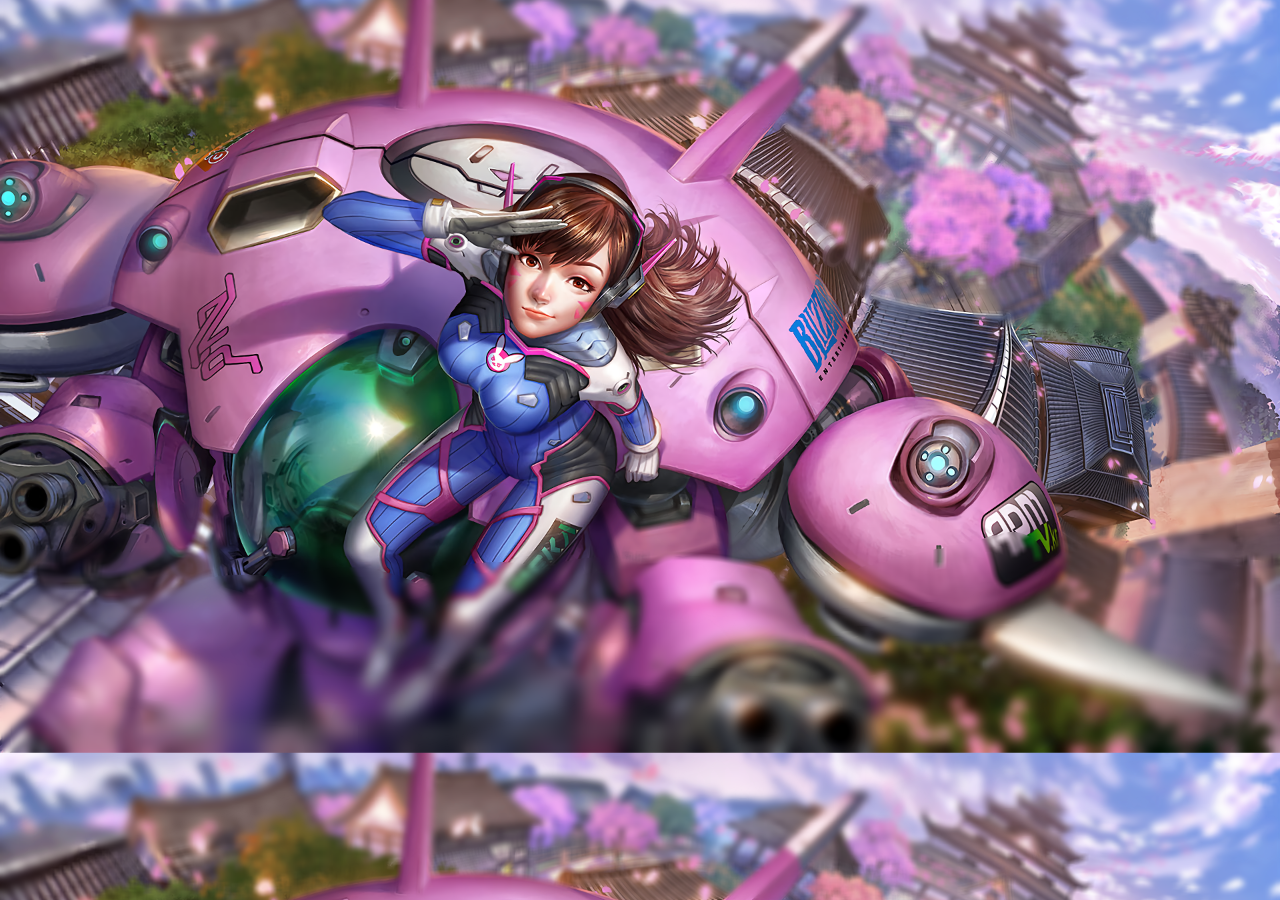
<file: index.html>
<!DOCTYPE html>
<html lang="es">
<head>
    <meta charset="UTF-8">
    <meta http-equiv="X-UA-Compatible" content="IE=edge">
    <meta name="viewport" content="width=device-width, initial-scale=1.0">
    <link rel="stylesheet" href="./css/index.css">
    <link rel="icon" type="image/x-icon" href="./images/icono.png">
    <meta http-equiv="refresh" content="1;url=index2.html"/>
    <title>D.VA-M.V.P</title>
</head>
<body>

</body>
</html>
</file>
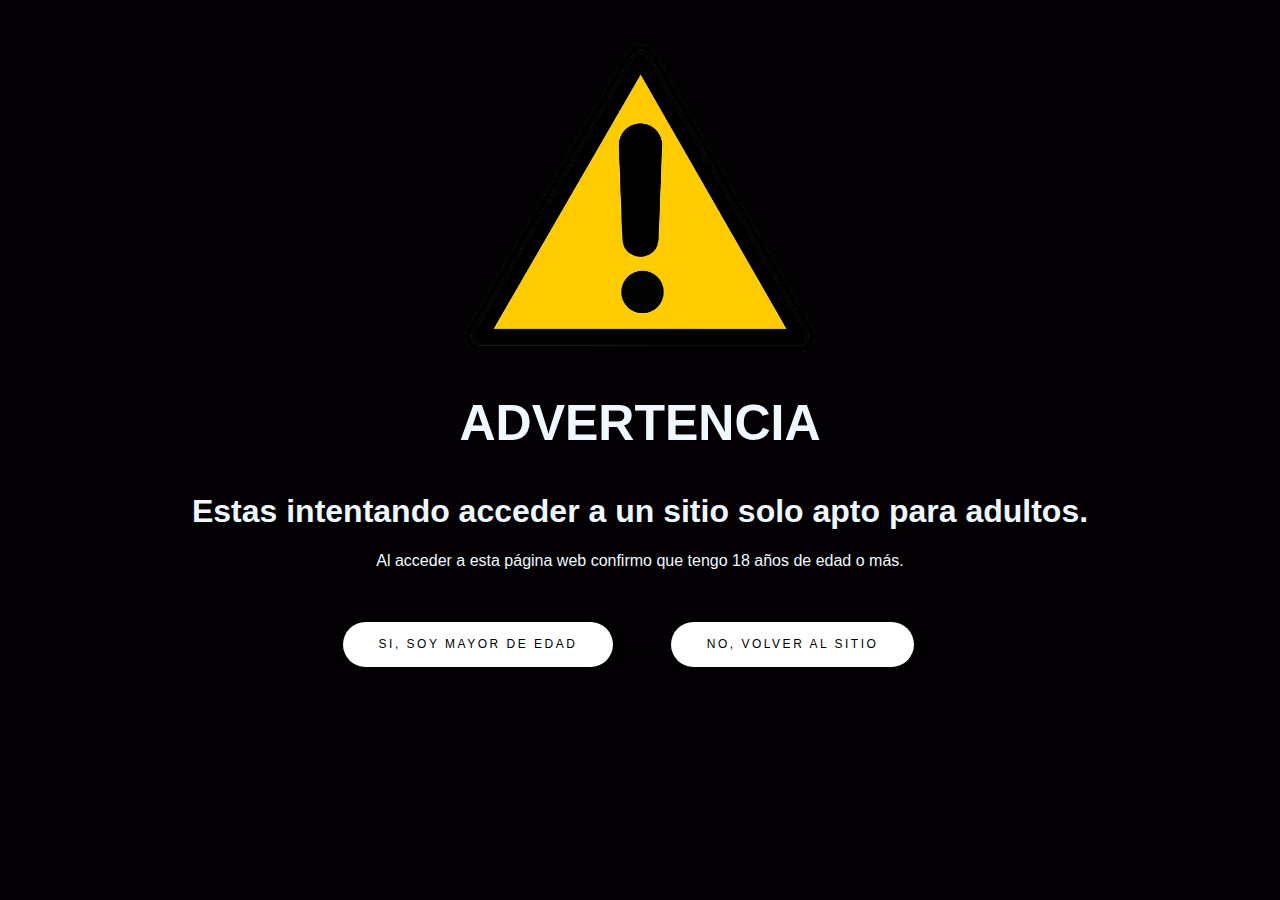
<file: advertencia.html>
<!DOCTYPE html>
<html lang="es">
<head>
    <meta charset="UTF-8">
    <meta http-equiv="X-UA-Compatible" content="IE=edge">
    <meta name="viewport" content="width=device-width, initial-scale=1.0">
    <link rel="stylesheet" href="./css/advertencia.css">
    <link rel="icon" type="image/x-icon" href="./images/18.png">
    <title>ADVERTENCIA +18</title>
</head>
<body>
    <br>
    <br>
    <img  src="./images/senal.png">
    <h2>ADVERTENCIA</h2>
    <h1>Estas intentando acceder a un sitio solo apto para adultos.</h1>
    
    <p>Al acceder a esta página web confirmo que tengo 18 años de edad o más.</p>
    <br>
    <br>

    <div>
    <a href="porn.html">
    <button> SI, soy mayor de edad
    </button>
    </a>

    <a href="index.html">
    <button class="no"> NO, volver al sitio
    </button>
    </a>
    </div>
</body>
</html>
</file>
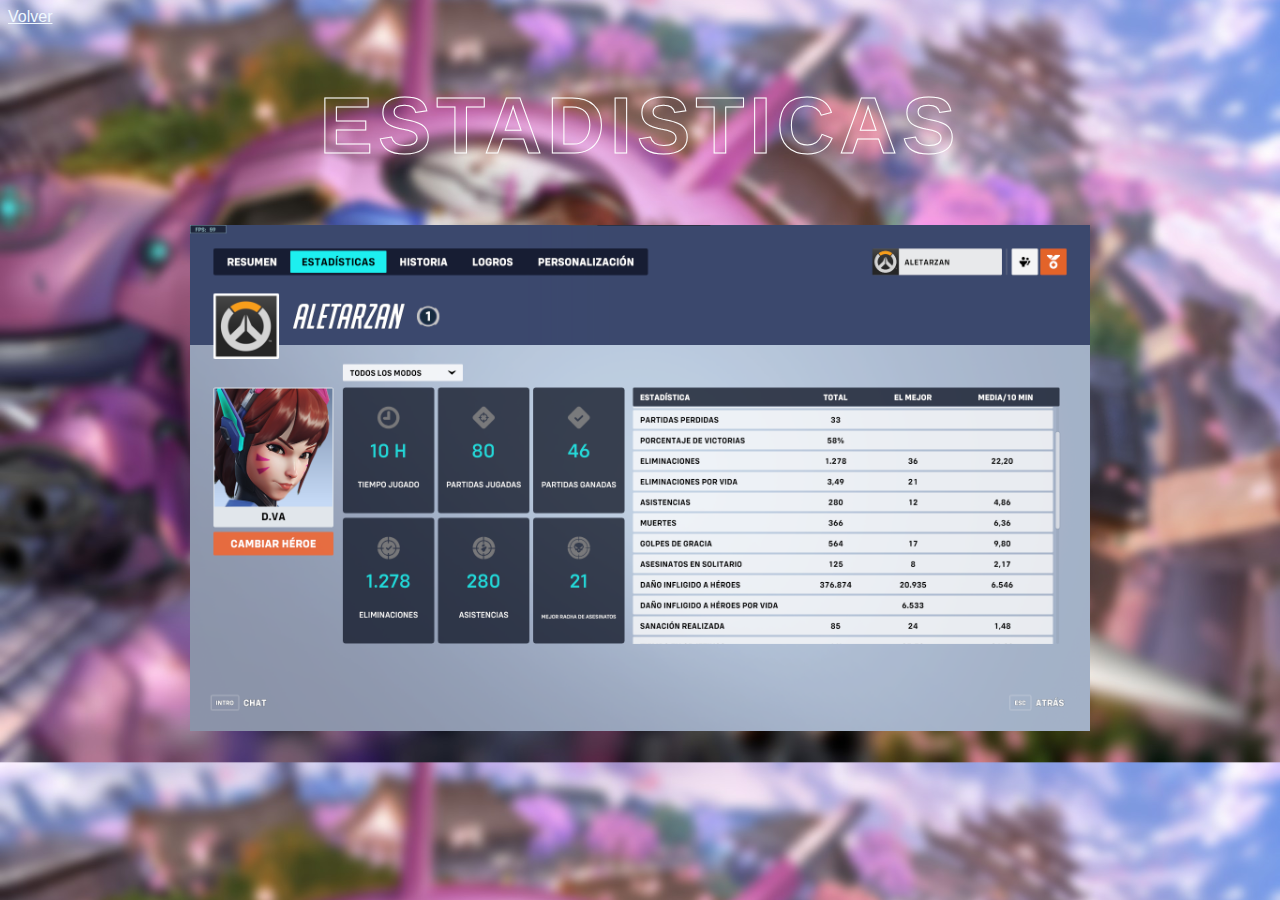
<file: estadisticas.html>
<!DOCTYPE html>
<html lang="es">
<head>
    <meta charset="UTF-8">
    <meta http-equiv="X-UA-Compatible" content="IE=edge">
    <meta name="viewport" content="width=device-width, initial-scale=1.0">
    <link rel="stylesheet" href="./css/estadisticas.css">
    <link rel="icon" type="image/x-icon" href="./images/icono.png">
    <title>D.VA-M.V.P</title>
</head>
<body>
    <a href="index.html" class="a">Volver </a>
    <h1 class="h1"> 
        <span class="actual-text">ESTADISTICAS</span>
        <span class="hover-h1" aria-hidden="true">ESTADISTICAS</span>
    </h1>

    <img src="./images/esta.png">
</body>
</html>
</file>
<file: css/index.css>
body {
    margin-top: 45em;
    background-position: center;
    background-repeat: repeat-x repeat-y;
    background-image: url(../images/fondo.png);
    background-size: cover;
}
body::-webkit-scrollbar {
    width: 15px;               /* width of the entire scrollbar */
  }
  
  body::-webkit-scrollbar-track {
    background: rgba(255, 0, 230, 0.233);        /* color of the tracking area */
  }
  
  body::-webkit-scrollbar-thumb {
    background-color: rgb(255, 255, 255);    /* color of the scroll thumb */
    border-radius: 20px;       /* roundness of the scroll thumb */
    border: 3px solid rgb(255, 0, 238);  /* creates padding around scroll thumb */
  }

  @media only screen and (max-width: 1080px) {
    body {
      background-image: url(../images/fondor.png);
      max-width: 100%;
      background-position: top;
    }
  }
</file>
<file: css/advertencia.css>
body {
    background-image: url(../images/negro.png);
    repeat: repeat-x repeat-y;
}

img {
    display: block;
    margin: auto;
    width: 350px;
}

h1 {
    color: aliceblue;
    text-align: center;
    font-family: Verdana, Geneva, Tahoma, sans-serif;
}

h2 {
    color: aliceblue;
    text-align: center;
    font-family: Impact, Haettenschweiler, 'Arial Narrow Bold', sans-serif;
    font-size: 50px;
}

p {
    color: aliceblue;
    text-align: center;
    font-family: Verdana, Geneva, Tahoma, sans-serif;
}

div {
    text-align: center;
}

button {
    margin-right: 23px;
    padding: 1.3em 3em;
    font-size: 12px;
    text-transform: uppercase;
    letter-spacing: 2.5px;
    font-weight: 500;
    color: #000;
    background-color: #fff;
    border: none;
    border-radius: 45px;
    box-shadow: 0px 8px 15px rgba(0, 0, 0, 0.1);
    transition: all 0.3s ease 0s;
    cursor: pointer;
    outline: none;
  }
  
  button:hover {
    background-color: #23c483;
    box-shadow: 0px 15px 20px rgba(46, 229, 157, 0.4);
    color: #fff;
    transform: translateY(-7px);
}
  
  button:active {
    transform: translateY(-1px);
  }

  .no {
    margin-left: 30px;
    padding: 1.3em 3em;
    font-size: 12px;
    text-transform: uppercase;
    letter-spacing: 2.5px;
    font-weight: 500;
    color: #000;
    background-color: #fff;
    border: none;
    border-radius: 45px;
    box-shadow: 0px 8px 15px rgba(0, 0, 0, 0.1);
    transition: all 0.3s ease 0s;
    cursor: pointer;
    outline: none;
  }
  
  .no:hover {
    background-color: #c42323;
    box-shadow: 0px 15px 20px rgba(229, 80, 46, 0.4);
    color: #fff;
    transform: translateY(-7px);
  }
  
  .no:active {
    transform: translateY(-1px);
  }

  a:link {
    color:rgb(0, 0, 0);
    font-family: Verdana, Geneva, Tahoma, sans-serif;

  }

a:visited {
    color:#000000;
    text-shadow: #000000 1px 0 10px;
    font-family: Verdana, Geneva, Tahoma, sans-serif;
    -webkit-text-stroke: 1px #000000;
    text-shadow: #000000 1px 0 15px; 
}
  
a:active {
    color:rgb(0, 0, 0);
    font-family: Verdana, Geneva, Tahoma, sans-serif;
    -webkit-text-stroke: 1px #000000;
    text-shadow: #000000 1px 0 15px; 
}

a:hover {
    color:rgb(0, 0, 0);
    -webkit-text-stroke: 0.25px #000000;

    font-family: Verdana, Geneva, Tahoma, sans-serif;
} 

@media only screen and (max-width: 1080px) {
img {
  margin-top: 50px;
  width: 600px;
}

  .a {
  margin-top: 30px;
  margin-right: 15px;
  font-size: 40px;
}

h1 {
  margin-left: 10px;
  margin-right: 10px;
  font-size: 70px;
}

h2 {
  font-size: 150px;
}

p {
  font-size: 50px;
}

button {
  font-size: 50px;
  margin-bottom: 25px;
}

.no {
  font-size: 50px;
}

}
</file>
<file: css/estadisticas.css>
body {

    background-position: center;
    background-repeat: repeat-x repeat-y;
    background-image: url(../images/fondo1.jpg);
    background-size: cover;
}


h1 {
    text-align: center;
    --border-right: 20px;
    --text-stroke-color: rgb(255, 255, 255);
    -webkit-text-stroke-width: 100px;
    --animation-color: #ff00f7;
    --fs-size: 80px;
    letter-spacing: 5px;
    text-decoration: none;
    font-size: var(--fs-size);
    font-family: "Arial";
    position: relative;
    text-transform: uppercase;
    color: transparent;
    -webkit-text-stroke: 1px var(--text-stroke-color);
  }

  .hover-h1 {
    text-align: center;
    position: absolute;
    box-sizing: border-box;
    content: attr(data-text);
    color: var(--animation-color);
    width: 0%;
    inset: 0;

    overflow: hidden;
    transition: 0s;
    -webkit-text-stroke: 1px var(--animation-color);
  }

  .h1:hover .hover-h1 {
    width: 100%;
    filter: drop-shadow(0 0 23px var(--animation-color))
  }

img {
    display: block;
    margin: auto;
    width: 900px;
}

a:link {
    color:aliceblue;
    font-family: Verdana, Geneva, Tahoma, sans-serif;

  }

a:visited {
    color:#00fffb;
    text-shadow: #1100ff 1px 0 10px;
    font-family: Verdana, Geneva, Tahoma, sans-serif;
    -webkit-text-stroke: 1px #ffffff;
    text-shadow: #4000ff 1px 0 15px; 
}
  
a:active {
    color:rgb(43, 44, 46);
    font-family: Verdana, Geneva, Tahoma, sans-serif;
    -webkit-text-stroke: 1px #ffffff;
    text-shadow: #ff00bf 1px 0 15px; 
}

a:hover {
    color:rgb(255, 255, 255);
    -webkit-text-stroke: 0.25px #ff0099;

    font-family: Verdana, Geneva, Tahoma, sans-serif;
} 

/* @media only screen and (max-width: 1080px) {
  body {
    background-image: url(../images/fondor.png);
    max-width: 100%;
    background-position: top;
  }
}

.a {
  margin-top: 30px;
  margin-right: 15px;
  font-size: 40px;
}

h1 {
  font-size: 120px;
} */
</file>
